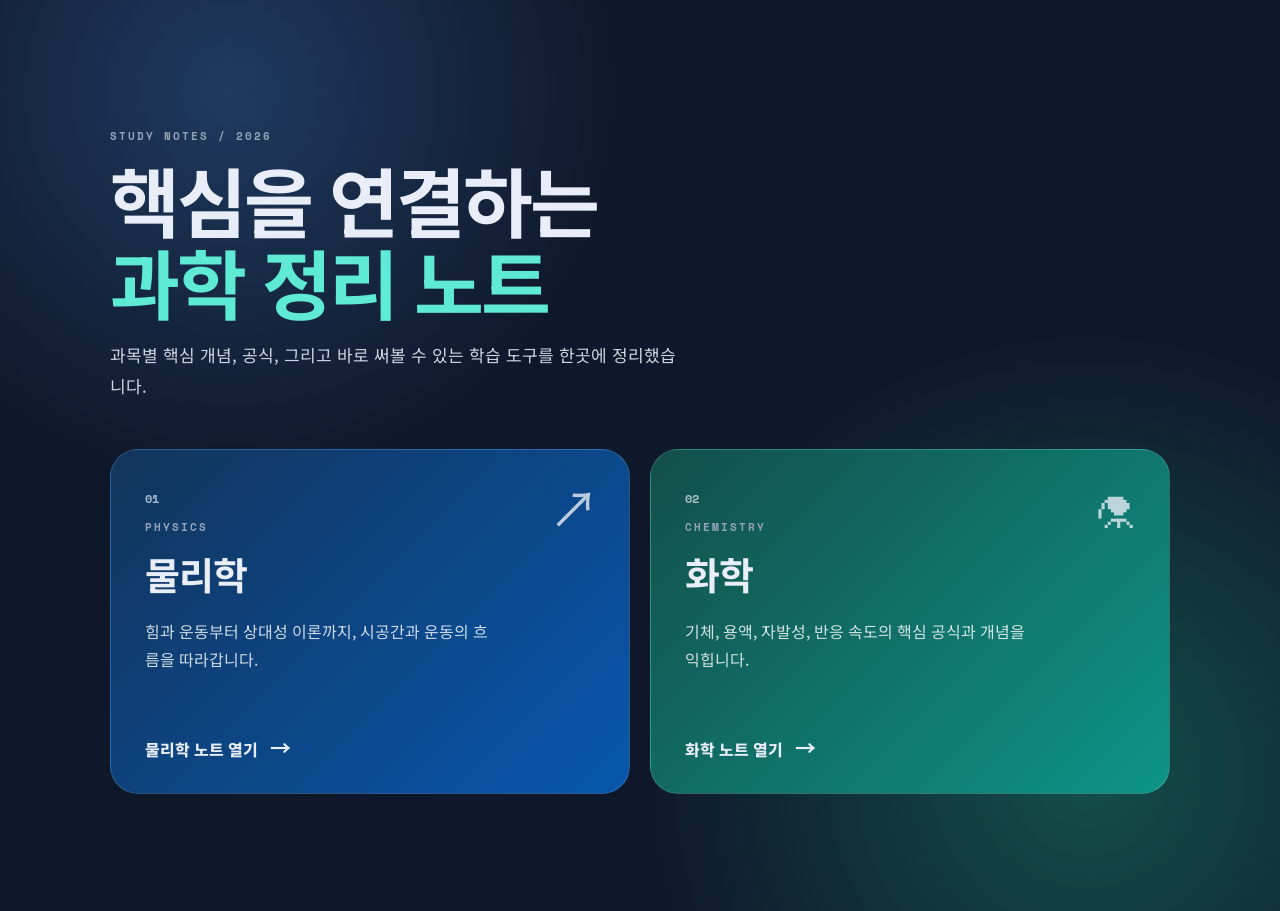
<file: index.html>
<!DOCTYPE html>
<html lang="ko">
<head>
  <meta charset="UTF-8">
  <meta name="viewport" content="width=device-width, initial-scale=1.0">
  <meta name="theme-color" content="#0f172a">
  <title>핵심 정리 노트 | 물리학 · 화학</title>
  <link rel="preconnect" href="https://fonts.googleapis.com">
  <link href="https://fonts.googleapis.com/css2?family=Noto+Sans+KR:wght@400;500;700;800;900&family=Space+Mono:wght@400;700&display=swap" rel="stylesheet">
  <link rel="stylesheet" href="hub.css">
</head>
<body>
  <main class="subject-hub">
    <p class="eyebrow">STUDY NOTES / 2026</p>
    <h1>핵심을 연결하는<br><em>과학 정리 노트</em></h1>
    <p class="intro">과목별 핵심 개념, 공식, 그리고 바로 써볼 수 있는 학습 도구를 한곳에 정리했습니다.</p>
    <div class="subject-grid">
      <a class="subject-card physics" href="physics.html">
        <span class="number">01</span><span class="symbol">↗</span>
        <p class="label">PHYSICS</p><h2>물리학</h2>
        <p>힘과 운동부터 상대성 이론까지, 시공간과 운동의 흐름을 따라갑니다.</p>
        <span class="cta">물리학 노트 열기 <b>→</b></span>
      </a>
      <a class="subject-card chemistry" href="chemistry.html">
        <span class="number">02</span><span class="symbol">⚗</span>
        <p class="label">CHEMISTRY</p><h2>화학</h2>
        <p>기체, 용액, 자발성, 반응 속도의 핵심 공식과 개념을 익힙니다.</p>
        <span class="cta">화학 노트 열기 <b>→</b></span>
      </a>
    </div>
  </main>
</body>
</html>
</file>
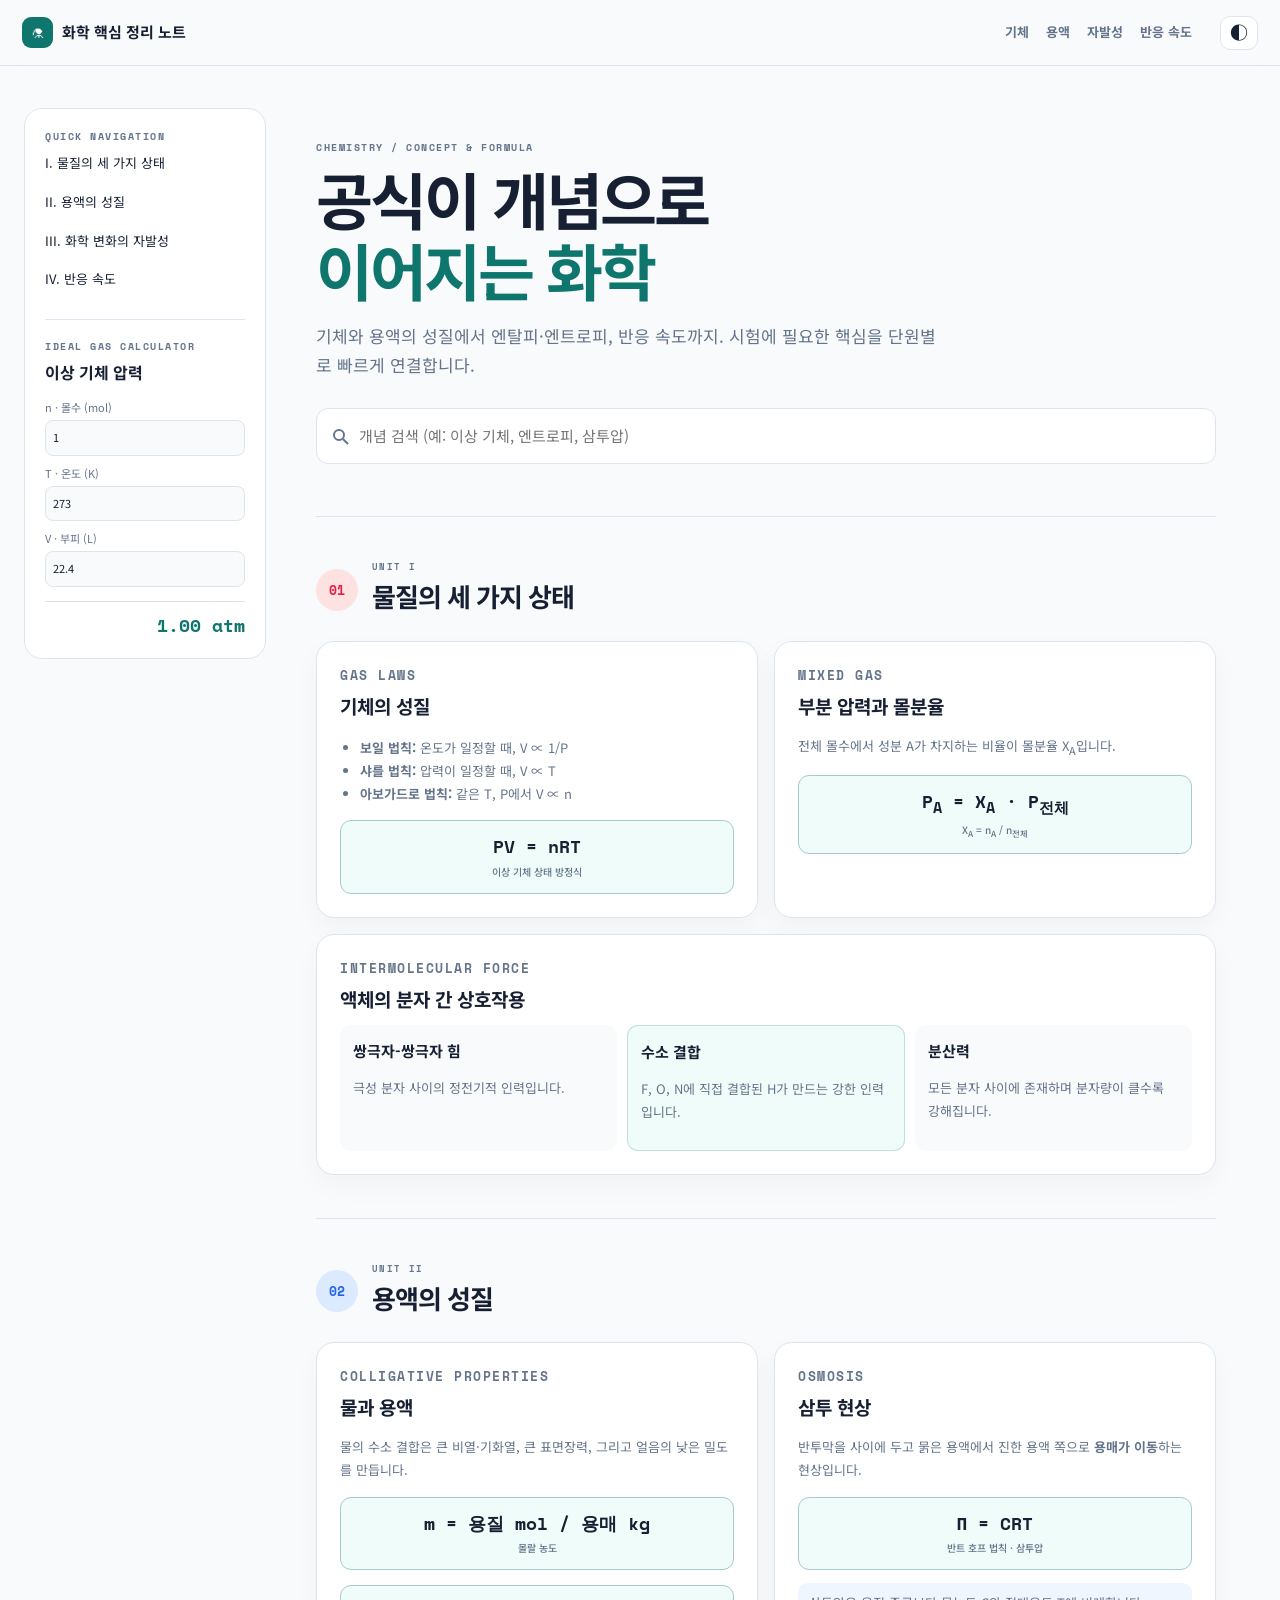
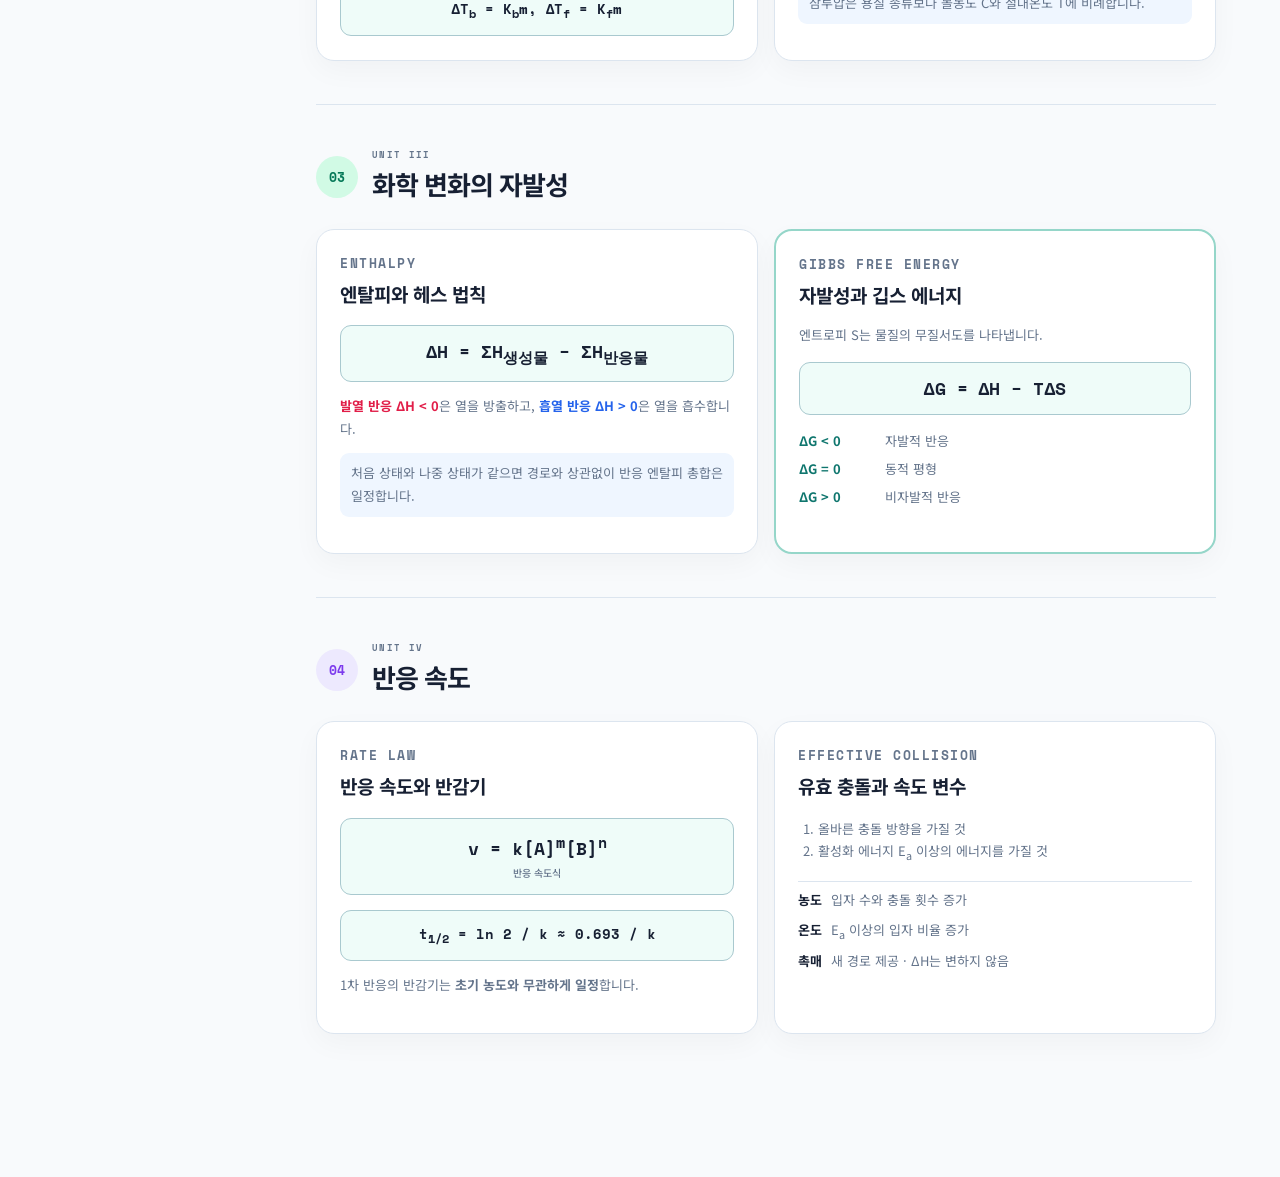
<file: chemistry.html>
<!DOCTYPE html>
<html lang="ko" class="scroll-smooth">
<head>
  <meta charset="UTF-8">
  <meta name="viewport" content="width=device-width, initial-scale=1.0">
  <meta name="theme-color" content="#f8fafc">
  <title>화학 정리 노트 | 핵심 공식과 개념</title>
  <link rel="preconnect" href="https://fonts.googleapis.com">
  <link href="https://fonts.googleapis.com/css2?family=Noto+Sans+KR:wght@400;500;700;800;900&family=Space+Mono:wght@400;700&display=swap" rel="stylesheet">
  <link rel="stylesheet" href="chemistry.css">
</head>
<body>
<header class="site-header"><a class="brand" href="index.html"><span>⚗</span><strong>화학 핵심 정리 노트</strong></a><nav aria-label="단원"><a href="#gas">기체</a><a href="#solution">용액</a><a href="#energy">자발성</a><a href="#rate">반응 속도</a></nav><button id="themeToggle" class="theme-toggle" type="button" aria-label="어두운 테마 전환">◐</button></header>
<main class="layout">
  <aside class="sidebar">
    <p class="side-title">QUICK NAVIGATION</p><a href="#gas">I. 물질의 세 가지 상태</a><a href="#solution">II. 용액의 성질</a><a href="#energy">III. 화학 변화의 자발성</a><a href="#rate">IV. 반응 속도</a>
    <section class="calculator" aria-labelledby="calculatorTitle"><p class="side-title" id="calculatorTitle">IDEAL GAS CALCULATOR</p><h2>이상 기체 압력</h2><label>n · 몰수 (mol)<input id="calcN" type="number" value="1" min="0" step="0.1"></label><label>T · 온도 (K)<input id="calcT" type="number" value="273" min="0" step="1"></label><label>V · 부피 (L)<input id="calcV" type="number" value="22.4" min="0.1" step="0.1"></label><output id="calcP">1.00 atm</output></section>
  </aside>
  <div class="content">
    <section class="hero"><p class="kicker">CHEMISTRY / CONCEPT &amp; FORMULA</p><h1>공식이 개념으로<br><em>이어지는 화학</em></h1><p>기체와 용액의 성질에서 엔탈피·엔트로피, 반응 속도까지. 시험에 필요한 핵심을 단원별로 빠르게 연결합니다.</p><input id="searchInput" class="search" type="search" placeholder="개념 검색 (예: 이상 기체, 엔트로피, 삼투압)"></section>
    <p id="emptyState" class="empty-state" hidden>검색 결과가 없습니다. 다른 검색어를 입력해 보세요.</p>
    <section class="unit" id="gas"><div class="unit-heading"><span>01</span><div><p>UNIT I</p><h2>물질의 세 가지 상태</h2></div></div><div class="card-grid">
      <article class="note-card searchable"><p class="card-label">GAS LAWS</p><h3>기체의 성질</h3><ul><li><b>보일 법칙:</b> 온도가 일정할 때, V ∝ 1/P</li><li><b>샤를 법칙:</b> 압력이 일정할 때, V ∝ T</li><li><b>아보가드로 법칙:</b> 같은 T, P에서 V ∝ n</li></ul><button class="formula" data-formula="PV = nRT">PV = nRT <small>이상 기체 상태 방정식</small></button></article>
      <article class="note-card searchable"><p class="card-label">MIXED GAS</p><h3>부분 압력과 몰분율</h3><p>전체 몰수에서 성분 A가 차지하는 비율이 몰분율 X<sub>A</sub>입니다.</p><button class="formula" data-formula="P_A = X_A × P_total">P<sub>A</sub> = X<sub>A</sub> · P<sub>전체</sub><small>X<sub>A</sub> = n<sub>A</sub> / n<sub>전체</sub></small></button></article>
      <article class="note-card wide searchable"><p class="card-label">INTERMOLECULAR FORCE</p><h3>액체의 분자 간 상호작용</h3><div class="mini-grid"><div><b>쌍극자-쌍극자 힘</b><p>극성 분자 사이의 정전기적 인력입니다.</p></div><div class="highlight"><b>수소 결합</b><p>F, O, N에 직접 결합된 H가 만드는 강한 인력입니다.</p></div><div><b>분산력</b><p>모든 분자 사이에 존재하며 분자량이 클수록 강해집니다.</p></div></div></article>
    </div></section>
    <section class="unit" id="solution"><div class="unit-heading blue"><span>02</span><div><p>UNIT II</p><h2>용액의 성질</h2></div></div><div class="card-grid two"><article class="note-card searchable"><p class="card-label">COLLIGATIVE PROPERTIES</p><h3>물과 용액</h3><p>물의 수소 결합은 큰 비열·기화열, 큰 표면장력, 그리고 얼음의 낮은 밀도를 만듭니다.</p><button class="formula" data-formula="m = solute mol / solvent kg">m = 용질 mol / 용매 kg<small>몰랄 농도</small></button><button class="formula small" data-formula="ΔT_b = K_b · m; ΔT_f = K_f · m">ΔT<sub>b</sub> = K<sub>b</sub>m, ΔT<sub>f</sub> = K<sub>f</sub>m</button></article><article class="note-card searchable"><p class="card-label">OSMOSIS</p><h3>삼투 현상</h3><p>반투막을 사이에 두고 묽은 용액에서 진한 용액 쪽으로 <b>용매가 이동</b>하는 현상입니다.</p><button class="formula" data-formula="Π = CRT">Π = CRT<small>반트 호프 법칙 · 삼투압</small></button><p class="tip">삼투압은 용질 종류보다 몰농도 C와 절대온도 T에 비례합니다.</p></article></div></section>
    <section class="unit" id="energy"><div class="unit-heading green"><span>03</span><div><p>UNIT III</p><h2>화학 변화의 자발성</h2></div></div><div class="card-grid two"><article class="note-card searchable"><p class="card-label">ENTHALPY</p><h3>엔탈피와 헤스 법칙</h3><button class="formula" data-formula="ΔH = ΣH_products − ΣH_reactants">ΔH = ΣH<sub>생성물</sub> − ΣH<sub>반응물</sub></button><p><b class="hot">발열 반응 ΔH &lt; 0</b>은 열을 방출하고, <b class="cool">흡열 반응 ΔH &gt; 0</b>은 열을 흡수합니다.</p><p class="tip">처음 상태와 나중 상태가 같으면 경로와 상관없이 반응 엔탈피 총합은 일정합니다.</p></article><article class="note-card emphasis searchable"><p class="card-label">GIBBS FREE ENERGY</p><h3>자발성과 깁스 에너지</h3><p>엔트로피 S는 물질의 무질서도를 나타냅니다.</p><button class="formula" data-formula="ΔG = ΔH − TΔS">ΔG = ΔH − TΔS</button><ul class="conditions"><li><b>ΔG &lt; 0</b> 자발적 반응</li><li><b>ΔG = 0</b> 동적 평형</li><li><b>ΔG &gt; 0</b> 비자발적 반응</li></ul></article></div></section>
    <section class="unit" id="rate"><div class="unit-heading purple"><span>04</span><div><p>UNIT IV</p><h2>반응 속도</h2></div></div><div class="card-grid two"><article class="note-card searchable"><p class="card-label">RATE LAW</p><h3>반응 속도와 반감기</h3><button class="formula" data-formula="v = k[A]^m[B]^n">v = k[A]<sup>m</sup>[B]<sup>n</sup><small>반응 속도식</small></button><button class="formula small" data-formula="t_1/2 = ln 2 / k ≈ 0.693 / k">t<sub>1/2</sub> = ln 2 / k ≈ 0.693 / k</button><p>1차 반응의 반감기는 <b>초기 농도와 무관하게 일정</b>합니다.</p></article><article class="note-card searchable"><p class="card-label">EFFECTIVE COLLISION</p><h3>유효 충돌과 속도 변수</h3><ol><li>올바른 충돌 방향을 가질 것</li><li>활성화 에너지 E<sub>a</sub> 이상의 에너지를 가질 것</li></ol><div class="factor-list"><p><b>농도</b> 입자 수와 충돌 횟수 증가</p><p><b>온도</b> E<sub>a</sub> 이상의 입자 비율 증가</p><p><b>촉매</b> 새 경로 제공 · ΔH는 변하지 않음</p></div></article></div></section>
  </div>
</main><div id="toast" class="toast" role="status" aria-live="polite">공식이 복사되었습니다.</div><script src="chemistry.js"></script>
</body>
</html>
</file>
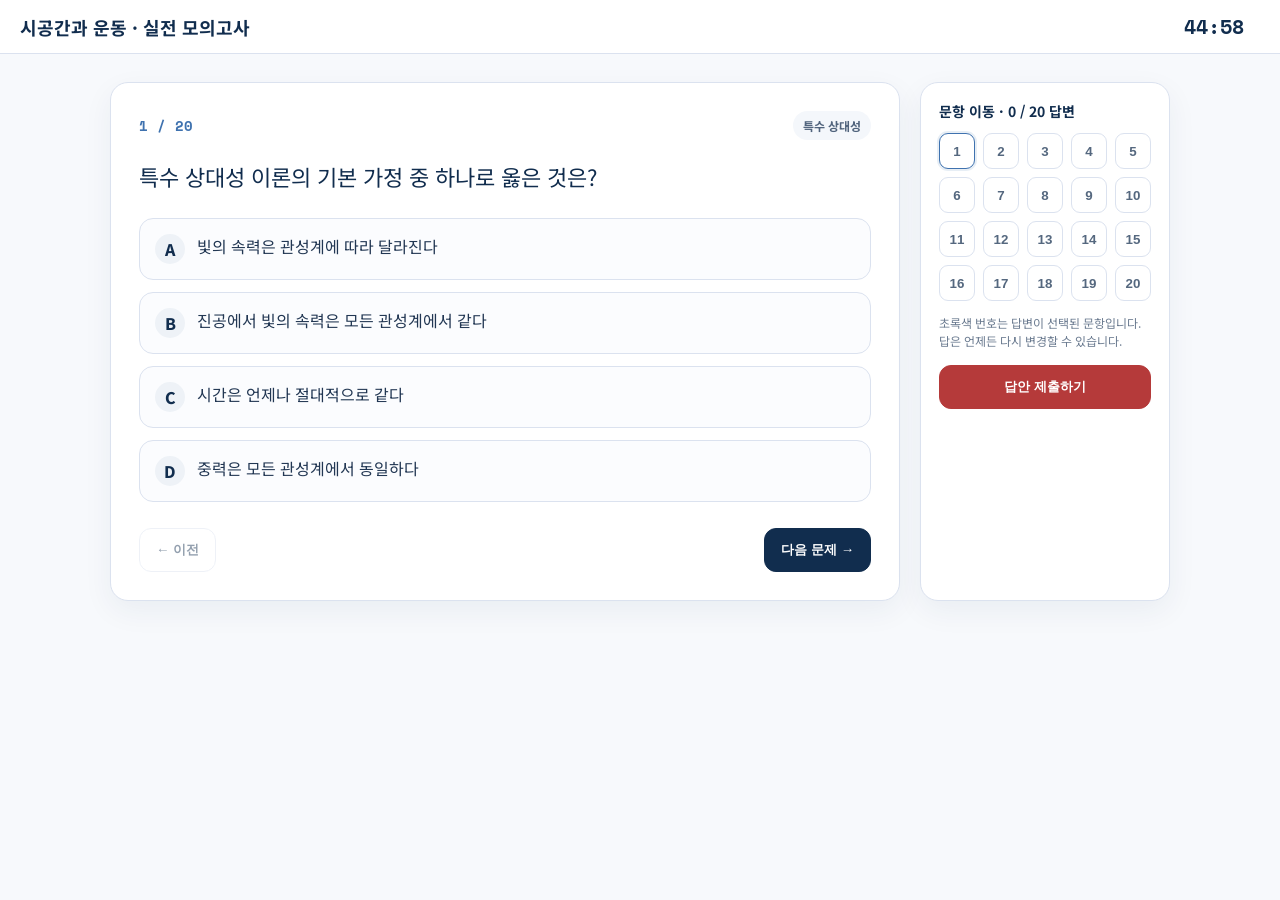
<file: exam.html>
<!DOCTYPE html>
<html lang="ko">
<head>
<meta charset="UTF-8">
<meta name="viewport" content="width=device-width, initial-scale=1.0, viewport-fit=cover">
<title>실전 모의고사 · 시공간과 운동</title>
<link rel="preconnect" href="https://fonts.googleapis.com">
<link href="https://fonts.googleapis.com/css2?family=Noto+Sans+KR:wght@400;500;700;800;900&family=Space+Mono:wght@400;700&display=swap" rel="stylesheet">
<link rel="stylesheet" href="exam.css">
</head>
<body>
<header class="exam-top">
  <h1>시공간과 운동 · 실전 모의고사</h1>
  <div class="exam-timer" id="timer">45:00</div>
</header>
<main class="exam-wrap">
  <div id="examCard" class="exam-layout">
    <section class="exam-card">
      <div class="exam-meta">
        <span class="exam-number" id="questionNo">1 / 20</span>
        <span class="exam-chapter" id="chapter">힘의 합성</span>
      </div>
      <p class="question" id="question">문제를 불러오는 중...</p>
      <div class="options" id="options"></div>
      <div class="exam-actions">
        <button class="btn" id="prevBtn" type="button">← 이전</button>
        <button class="btn primary" id="nextBtn" type="button">다음 문제 →</button>
      </div>
    </section>
    <aside class="exam-nav">
      <h2>문항 이동 · <span id="progress">0 / 20 답변</span></h2>
      <div class="grid" id="questionGrid"></div>
      <p class="nav-note">초록색 번호는 답변이 선택된 문항입니다. 답은 언제든 다시 변경할 수 있습니다.</p>
      <button class="btn danger submit-full" id="submitBtn" type="button">답안 제출하기</button>
    </aside>
  </div>

  <section class="result-card" id="resultCard">
    <h2>시험 결과</h2>
    <div class="result-score" id="resultScore">0 / 20점</div>
    <p class="result-sub" id="resultText"></p>
    <div class="result-section" id="review"></div>
    <button class="btn primary" id="restartBtn" type="button">새 문제로 다시 풀기</button>
  </section>
</main>
<script src="exam-data.js"></script>
<script src="exam-bootstrap.js"></script>
<script src="exam.js"></script>
</body>
</html>
</file>
<file: hub.css>
:root{font-family:'Noto Sans KR',sans-serif;color:#e8edf7;background:#0f172a}*{box-sizing:border-box}body{min-height:100vh;margin:0;background:radial-gradient(circle at 18% 10%,#1e3a5f 0,transparent 30%),radial-gradient(circle at 85% 85%,#134e4a 0,transparent 34%),#0f172a}.subject-hub{width:min(1060px,calc(100% - 40px));margin:auto;padding:clamp(74px,13vh,140px) 0}.eyebrow,.label{font:700 11px 'Space Mono',monospace;letter-spacing:2px;color:#94a3b8}.subject-hub h1{margin:14px 0 18px;font-size:clamp(42px,7vw,76px);line-height:1.08;letter-spacing:-3px}.subject-hub h1 em{font-style:normal;color:#5eead4}.intro{max-width:570px;color:#cbd5e1;font-size:17px;line-height:1.8}.subject-grid{display:grid;grid-template-columns:repeat(2,1fr);gap:20px;margin-top:48px}.subject-card{position:relative;overflow:hidden;min-height:345px;padding:34px;border:1px solid rgba(255,255,255,.14);border-radius:28px;color:inherit;text-decoration:none;transition:transform .2s,box-shadow .2s}.subject-card:hover{transform:translateY(-7px);box-shadow:0 28px 52px rgba(0,0,0,.3)}.physics{background:linear-gradient(135deg,#12345b,#0757ae)}.chemistry{background:linear-gradient(135deg,#134e4a,#0d9488)}.number{font:700 12px 'Space Mono',monospace;opacity:.7}.symbol{position:absolute;right:30px;top:20px;font-size:50px;opacity:.8}.subject-card h2{margin:4px 0 10px;font-size:38px;letter-spacing:-1px}.subject-card p:not(.label){max-width:350px;color:rgba(255,255,255,.8);line-height:1.75}.cta{position:absolute;bottom:31px;font-weight:800}.cta b{margin-left:8px;font-size:21px}@media(max-width:650px){.subject-hub{width:min(100% - 32px,1060px);padding:72px 0}.subject-hub h1{letter-spacing:-2px}.subject-grid{grid-template-columns:1fr;margin-top:32px}.subject-card{min-height:290px;padding:28px}}
</file>
<file: chemistry.css>
:root{--bg:#f8fafc;--panel:#fff;--ink:#172033;--muted:#64748b;--line:#dce5ef;--brand:#0f766e;--soft:#effcf9;color-scheme:light}*{box-sizing:border-box}html{scroll-behavior:smooth}body{margin:0;background:var(--bg);color:var(--ink);font:15px/1.75 'Noto Sans KR',sans-serif;transition:background .25s,color .25s}body.dark{--bg:#0b1220;--panel:#111c2e;--ink:#edf5ff;--muted:#a4b2c5;--line:#26364d;--brand:#5eead4;--soft:#102b2d;color-scheme:dark}.site-header{position:sticky;top:0;z-index:5;height:66px;display:flex;align-items:center;gap:28px;padding:0 max(22px,calc((100vw - 1280px)/2));background:color-mix(in srgb,var(--bg) 86%,transparent);backdrop-filter:blur(18px);border-bottom:1px solid var(--line)}.brand{display:flex;align-items:center;gap:9px;color:var(--ink);text-decoration:none}.brand span{display:grid;place-items:center;width:31px;height:31px;border-radius:9px;background:var(--brand);color:white}.site-header nav{display:flex;gap:17px;margin-left:auto}.site-header nav a{color:var(--muted);text-decoration:none;font-size:13px;font-weight:700}.site-header nav a:hover{color:var(--brand)}.theme-toggle{border:1px solid var(--line);border-radius:10px;background:var(--panel);color:var(--ink);font-size:18px;padding:4px 9px;cursor:pointer}.layout{display:grid;grid-template-columns:242px minmax(0,900px);gap:50px;width:min(1280px,calc(100% - 48px));margin:0 auto}.sidebar{position:sticky;top:88px;align-self:start;margin-top:42px;padding:20px;border:1px solid var(--line);border-radius:18px;background:var(--panel)}.side-title,.kicker,.card-label{margin:0;color:var(--muted);font:700 10px 'Space Mono',monospace;letter-spacing:1.5px}.sidebar>a{display:block;padding:8px 0;color:var(--ink);font-size:13px;text-decoration:none}.sidebar>a:hover{color:var(--brand)}.calculator{margin-top:20px;padding-top:19px;border-top:1px solid var(--line)}.calculator h2{margin:4px 0 12px;font-size:16px}.calculator label{display:block;margin:8px 0;color:var(--muted);font-size:11px}.calculator input{display:block;width:100%;margin-top:3px;padding:7px;border:1px solid var(--line);border-radius:8px;background:var(--bg);color:var(--ink);font:inherit}.calculator output{display:block;margin-top:14px;padding-top:10px;border-top:1px solid var(--line);color:var(--brand);font:800 18px 'Space Mono',monospace;text-align:right}.content{padding:74px 0 100px}.hero{padding:0 0 52px}.hero h1{margin:8px 0 15px;font-size:clamp(38px,5vw,62px);line-height:1.15;letter-spacing:-3px}.hero em{font-style:normal;color:var(--brand)}.hero>p:not(.kicker){max-width:630px;margin:0;color:var(--muted);font-size:17px}.search{width:100%;margin-top:28px;padding:14px 16px 14px 42px;border:1px solid var(--line);border-radius:12px;background:var(--panel) url("data:image/svg+xml,%3Csvg xmlns='http://www.w3.org/2000/svg' width='17' height='17' fill='none' stroke='%2364748b' stroke-width='2'%3E%3Ccircle cx='7' cy='7' r='5'/%3E%3Cpath d='m11 11 5 5'/%3E%3C/svg%3E") 15px center no-repeat;color:var(--ink);font:inherit}.unit{padding:43px 0;border-top:1px solid var(--line)}.unit-heading{display:flex;align-items:center;gap:14px;margin-bottom:22px}.unit-heading>span{display:grid;place-items:center;width:42px;height:42px;border-radius:50%;background:#fee2e2;color:#e11d48;font:700 13px 'Space Mono',monospace}.unit-heading p{margin:0;color:var(--muted);font:700 9px 'Space Mono',monospace;letter-spacing:1.3px}.unit-heading h2{margin:0;font-size:26px;letter-spacing:-1px}.blue>span{background:#dbeafe;color:#2563eb}.green>span{background:#d1fae5;color:#047857}.purple>span{background:#ede9fe;color:#7c3aed}.card-grid{display:grid;grid-template-columns:repeat(2,1fr);gap:16px}.note-card{padding:23px;border:1px solid var(--line);border-radius:18px;background:var(--panel);box-shadow:0 10px 28px rgba(15,23,42,.035)}.note-card.wide{grid-column:1/-1}.note-card h3{margin:4px 0 10px;font-size:19px}.note-card p,.note-card li{color:var(--muted);font-size:13px}.note-card ul,.note-card ol{padding-left:20px}.formula{display:block;width:100%;margin-top:15px;padding:14px;border:1px solid color-mix(in srgb,var(--brand) 25%,var(--line));border-radius:11px;background:var(--soft);color:var(--ink);font:700 18px/1.3 'Space Mono',monospace;text-align:center;cursor:pointer}.formula:hover{border-color:var(--brand)}.formula small{display:block;margin-top:5px;color:var(--muted);font:500 10px 'Noto Sans KR',sans-serif}.formula.small{font-size:14px}.mini-grid{display:grid;grid-template-columns:repeat(3,1fr);gap:10px}.mini-grid>div{padding:13px;border-radius:11px;background:var(--bg)}.mini-grid .highlight{background:var(--soft);border:1px solid color-mix(in srgb,var(--brand) 20%,transparent)}.tip{padding:9px 11px;border-radius:9px;background:#eff6ff}.emphasis{border:2px solid color-mix(in srgb,#10b981 35%,var(--line))}.conditions{list-style:none;padding:0!important}.conditions li{display:flex;gap:8px;margin:5px 0}.conditions b{min-width:78px;color:var(--brand)}.hot{color:#e11d48}.cool{color:#2563eb}.factor-list{margin-top:16px;border-top:1px solid var(--line)}.factor-list p{margin:7px 0}.factor-list b{display:inline-block;margin-right:5px;color:var(--ink)}.empty-state{padding:28px;text-align:center;color:var(--muted)}.toast{position:fixed;right:22px;bottom:22px;z-index:10;padding:11px 15px;border-radius:10px;background:#172033;color:#fff;font-size:13px;opacity:0;transform:translateY(15px);pointer-events:none;transition:.2s}.toast.show{opacity:1;transform:translateY(0)}@media(max-width:900px){.layout{display:block;width:min(900px,calc(100% - 36px))}.sidebar{position:static;display:none}.content{padding-top:50px}.site-header{padding:0 18px}.site-header nav{display:none}}@media(max-width:560px){.layout{width:min(100% - 28px,900px)}.content{padding-top:42px}.hero h1{letter-spacing:-2px}.hero>p:not(.kicker){font-size:15px}.card-grid,.mini-grid{grid-template-columns:1fr}.note-card.wide{grid-column:auto}.site-header{gap:8px}.brand strong{font-size:14px}.unit-heading h2{font-size:23px}}
</file>
<file: exam.css>
:root{--ink:#112d4e;--blue:#3f72af;--line:#dbe2ef;--soft:#f4f7fb;--paper:#fff;--danger:#b53a3a;--good:#1d6b45}*{box-sizing:border-box}body{margin:0;background:#f7f9fc;color:#172b4d;font-family:'Noto Sans KR',sans-serif}.exam-top{position:sticky;top:0;z-index:20;display:flex;align-items:center;justify-content:space-between;gap:14px;padding:12px 20px;background:rgba(255,255,255,.96);backdrop-filter:blur(10px);border-bottom:1px solid var(--line)}.exam-top h1{margin:0;font-size:18px;color:var(--ink)}.exam-timer{font-family:'Space Mono',monospace;font-weight:700;font-size:20px;color:var(--ink);min-width:92px;text-align:center}.exam-timer.warning{color:var(--danger)}.exam-wrap{max-width:1100px;margin:0 auto;padding:28px 20px 70px}.exam-layout{display:grid;grid-template-columns:minmax(0,1fr) 250px;gap:20px}.exam-card,.exam-nav,.result-card{background:var(--paper);border:1px solid var(--line);border-radius:18px;box-shadow:0 10px 30px rgba(17,45,78,.06)}.exam-card{padding:28px}.exam-meta{display:flex;justify-content:space-between;gap:12px;align-items:center;margin-bottom:18px}.exam-number{font-size:14px;color:var(--blue);font-family:'Space Mono',monospace;font-weight:700}.exam-chapter{display:inline-flex;padding:6px 10px;border-radius:999px;background:var(--soft);color:#51647d;font-size:12px;font-weight:700}.question{font-size:22px;line-height:1.65;margin:10px 0 24px;color:var(--ink)}.options{display:grid;gap:12px}.option{display:flex;gap:12px;align-items:flex-start;width:100%;padding:15px;border:1px solid var(--line);background:#fbfcfe;border-radius:14px;text-align:left;font:inherit;color:#223753;cursor:pointer}.option:hover{border-color:var(--blue)}.option.active{border-color:var(--blue);background:#eef4fb}.option .letter{display:inline-flex;align-items:center;justify-content:center;width:30px;height:30px;flex:0 0 30px;border-radius:50%;background:#eef2f7;font-weight:800;color:var(--ink)}.option.active .letter{background:var(--blue);color:#fff}.exam-actions{display:flex;justify-content:space-between;gap:10px;margin-top:26px}.btn{border:1px solid var(--line);background:#fff;color:var(--ink);padding:12px 16px;border-radius:12px;font-weight:800;cursor:pointer}.btn.primary{background:var(--ink);border-color:var(--ink);color:#fff}.btn.danger{color:#fff;background:var(--danger);border-color:var(--danger)}.btn:disabled{opacity:.45;cursor:not-allowed}.exam-nav{padding:18px}.exam-nav h2{font-size:14px;margin:0 0 12px;color:var(--ink)}.grid{display:grid;grid-template-columns:repeat(5,1fr);gap:8px}.qdot{aspect-ratio:1;border:1px solid var(--line);background:#fff;border-radius:9px;font-weight:800;cursor:pointer;color:#55687f}.qdot.current{border-color:var(--blue);box-shadow:0 0 0 2px rgba(63,114,175,.12)}.qdot.done{background:#eaf3ee;color:var(--good);border-color:#b9d6c7}.nav-note{margin:13px 0 0;font-size:12px;line-height:1.5;color:#6b7b90}.submit-full{width:100%;margin-top:15px}.result-card{padding:28px;display:none}.result-score{font-size:44px;font-weight:900;color:var(--ink);margin:6px 0}.result-sub{color:#607089}.result-section{margin-top:24px;padding-top:20px;border-top:1px solid var(--line)}.review{padding:16px 0;border-bottom:1px solid #edf0f5}.review:last-child{border-bottom:0}.review .state{font-weight:900}.review .state.good{color:var(--good)}.review .state.bad{color:var(--danger)}.review p{margin:7px 0;line-height:1.55}.hidden{display:none!important}@media(max-width:800px){.exam-wrap{padding:16px 12px 45px}.exam-layout{grid-template-columns:1fr}.exam-nav{order:-1}.grid{grid-template-columns:repeat(10,1fr)}.question{font-size:19px}.exam-card{padding:20px}.exam-actions{position:sticky;bottom:8px;background:rgba(255,255,255,.96);padding:10px;border:1px solid var(--line);border-radius:14px}.btn{min-height:46px}.option{padding:13px 12px}.exam-top{padding:10px 12px}.exam-top h1{font-size:15px}.exam-timer{font-size:18px}}@media(max-width:460px){.grid{grid-template-columns:repeat(5,1fr)}.exam-meta{align-items:flex-start;flex-direction:column}.question{font-size:18px}.exam-actions{gap:8px}.btn{flex:1;padding:11px 8px;font-size:14px}}
</file>
